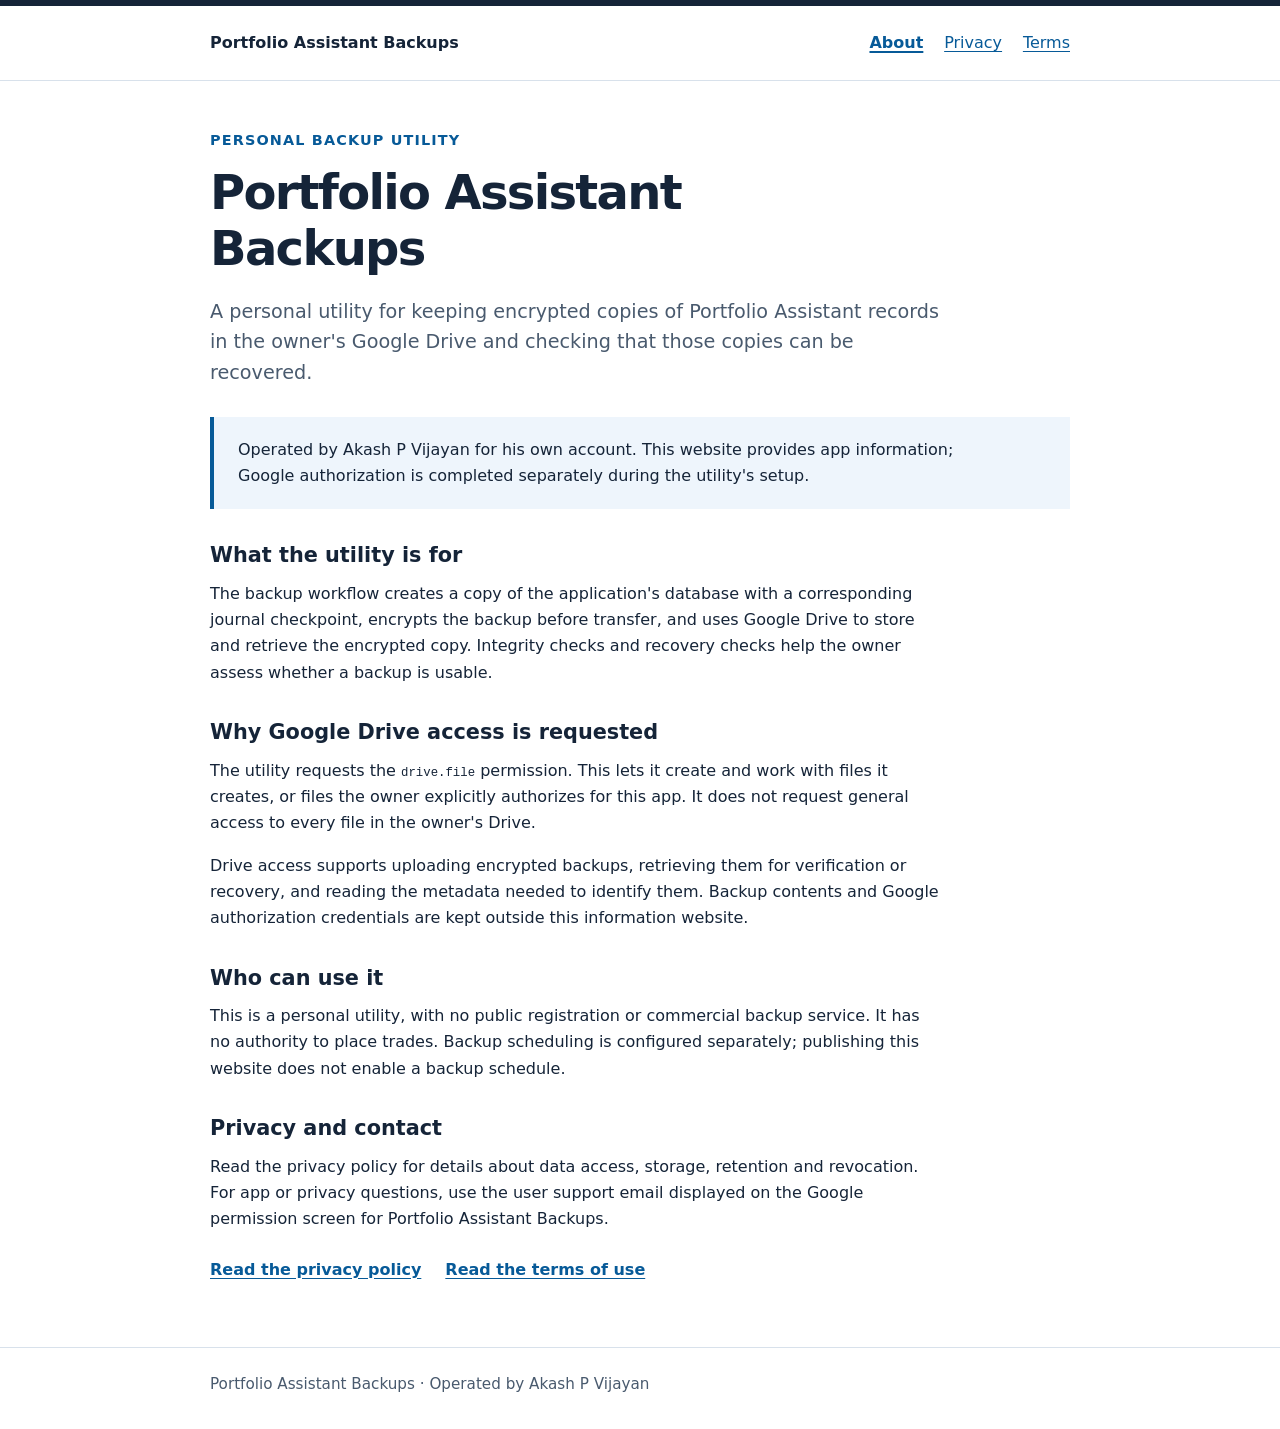
<file: index.html>
<!doctype html>
<html lang="en">
<head>
  <meta charset="utf-8">
  <meta name="viewport" content="width=device-width,initial-scale=1">
  <title>Portfolio Assistant Backups</title>
  <meta name="description" content="Information about Portfolio Assistant Backups, a personal utility for storing and restoring encrypted backups in the owner's Google Drive.">
  <link rel="stylesheet" href="style.css">
  <link rel="icon" type="image/svg+xml" href="data:image/svg+xml,%3Csvg xmlns='http://www.w3.org/2000/svg' viewBox='0 0 32 32'%3E%3Crect width='32' height='32' rx='6' fill='%23152438'/%3E%3Ctext x='16' y='22' text-anchor='middle' font-family='sans-serif' font-size='20' font-weight='700' fill='white'%3EP%3C/text%3E%3C/svg%3E">
</head>
<body>
  <a class="skip" href="#main">Skip to content</a>
  <header class="masthead"><div class="wrap"><a class="brand" href="index.html">Portfolio Assistant Backups</a><nav aria-label="Main navigation"><a href="index.html" aria-current="page">About</a><a href="privacy.html">Privacy</a><a href="terms.html">Terms</a></nav></div></header>
  <main id="main" class="wrap">
    <p class="eyebrow">Personal backup utility</p>
    <h1>Portfolio Assistant Backups</h1>
    <p class="lead">A personal utility for keeping encrypted copies of Portfolio Assistant records in the owner's Google Drive and checking that those copies can be recovered.</p>
    <div class="note"><p>Operated by Akash P Vijayan for his own account. This website provides app information; Google authorization is completed separately during the utility's setup.</p></div>
    <h2>What the utility is for</h2>
    <p>The backup workflow creates a copy of the application's database with a corresponding journal checkpoint, encrypts the backup before transfer, and uses Google Drive to store and retrieve the encrypted copy. Integrity checks and recovery checks help the owner assess whether a backup is usable.</p>
    <h2>Why Google Drive access is requested</h2>
    <p>The utility requests the <code>drive.file</code> permission. This lets it create and work with files it creates, or files the owner explicitly authorizes for this app. It does not request general access to every file in the owner's Drive.</p>
    <p>Drive access supports uploading encrypted backups, retrieving them for verification or recovery, and reading the metadata needed to identify them. Backup contents and Google authorization credentials are kept outside this information website.</p>
    <h2>Who can use it</h2>
    <p>This is a personal utility, with no public registration or commercial backup service. It has no authority to place trades. Backup scheduling is configured separately; publishing this website does not enable a backup schedule.</p>
    <h2>Privacy and contact</h2>
    <p>Read the privacy policy for details about data access, storage, retention and revocation. For app or privacy questions, use the user support email displayed on the Google permission screen for Portfolio Assistant Backups.</p>
    <div class="policy-links"><a href="privacy.html">Read the privacy policy</a><a href="terms.html">Read the terms of use</a></div>
  </main>
  <footer><div class="wrap"><p>Portfolio Assistant Backups · Operated by Akash P Vijayan</p></div></footer>
</body>
</html>
</file>
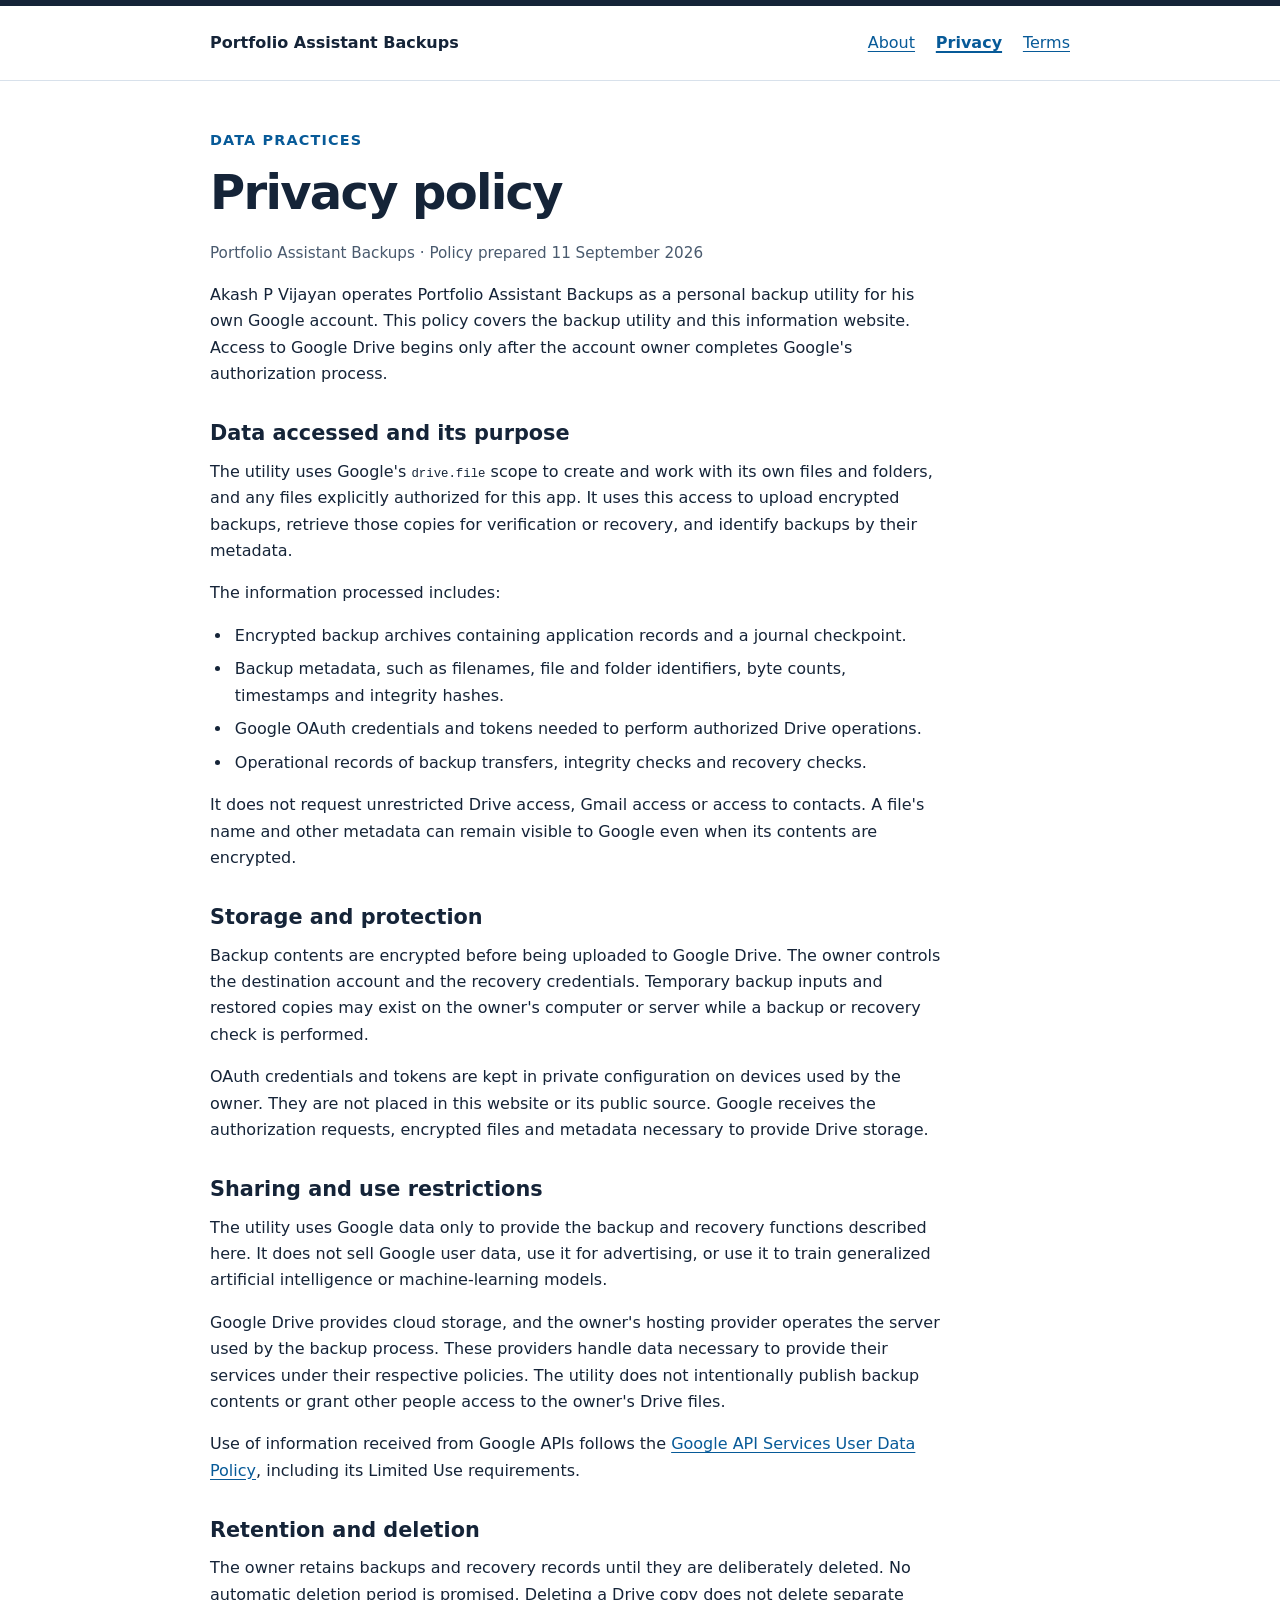
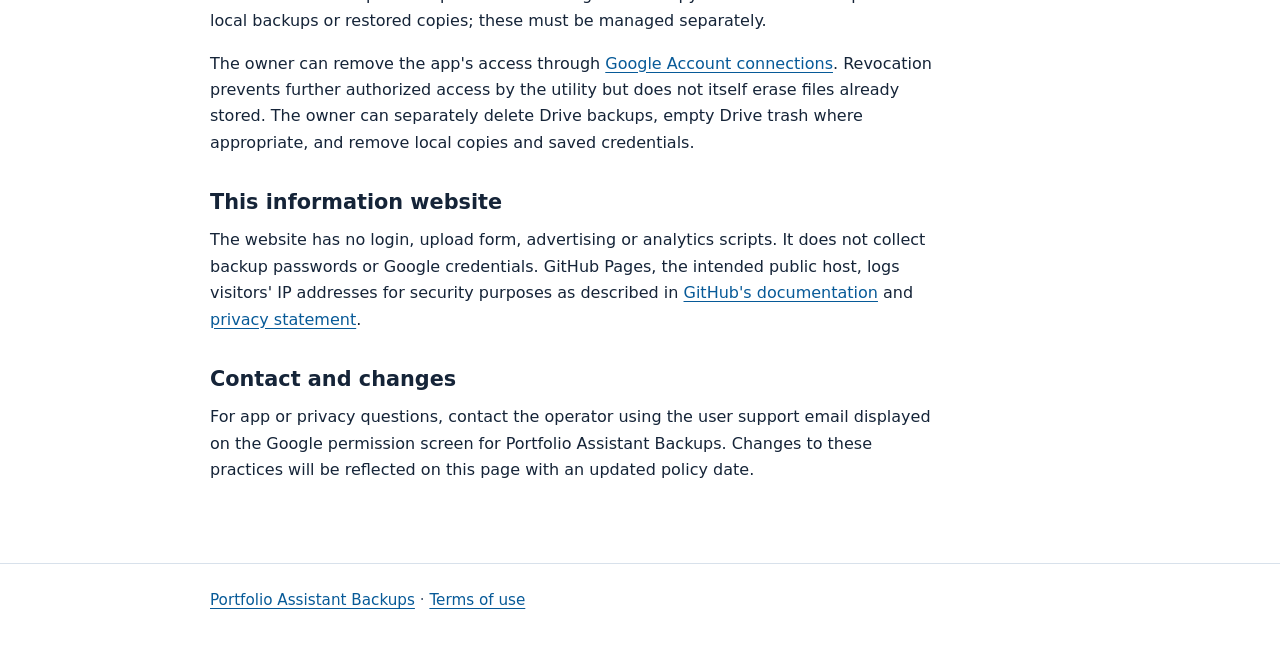
<file: privacy.html>
<!doctype html>
<html lang="en">
<head>
  <meta charset="utf-8">
  <meta name="viewport" content="width=device-width,initial-scale=1">
  <title>Privacy policy · Portfolio Assistant Backups</title>
  <meta name="description" content="How Portfolio Assistant Backups accesses, uses, stores and protects Google Drive data and authorization credentials.">
  <link rel="stylesheet" href="style.css">
  <link rel="icon" type="image/svg+xml" href="data:image/svg+xml,%3Csvg xmlns='http://www.w3.org/2000/svg' viewBox='0 0 32 32'%3E%3Crect width='32' height='32' rx='6' fill='%23152438'/%3E%3Ctext x='16' y='22' text-anchor='middle' font-family='sans-serif' font-size='20' font-weight='700' fill='white'%3EP%3C/text%3E%3C/svg%3E">
</head>
<body>
  <a class="skip" href="#main">Skip to content</a>
  <header class="masthead"><div class="wrap"><a class="brand" href="index.html">Portfolio Assistant Backups</a><nav aria-label="Main navigation"><a href="index.html">About</a><a href="privacy.html" aria-current="page">Privacy</a><a href="terms.html">Terms</a></nav></div></header>
  <main id="main" class="wrap">
    <p class="eyebrow">Data practices</p>
    <h1>Privacy policy</h1>
    <p class="meta">Portfolio Assistant Backups · Policy prepared 11 September 2026</p>
    <p>Akash P Vijayan operates Portfolio Assistant Backups as a personal backup utility for his own Google account. This policy covers the backup utility and this information website. Access to Google Drive begins only after the account owner completes Google's authorization process.</p>
    <h2>Data accessed and its purpose</h2>
    <p>The utility uses Google's <code>drive.file</code> scope to create and work with its own files and folders, and any files explicitly authorized for this app. It uses this access to upload encrypted backups, retrieve those copies for verification or recovery, and identify backups by their metadata.</p>
    <p>The information processed includes:</p>
    <ul><li>Encrypted backup archives containing application records and a journal checkpoint.</li><li>Backup metadata, such as filenames, file and folder identifiers, byte counts, timestamps and integrity hashes.</li><li>Google OAuth credentials and tokens needed to perform authorized Drive operations.</li><li>Operational records of backup transfers, integrity checks and recovery checks.</li></ul>
    <p>It does not request unrestricted Drive access, Gmail access or access to contacts. A file's name and other metadata can remain visible to Google even when its contents are encrypted.</p>
    <h2>Storage and protection</h2>
    <p>Backup contents are encrypted before being uploaded to Google Drive. The owner controls the destination account and the recovery credentials. Temporary backup inputs and restored copies may exist on the owner's computer or server while a backup or recovery check is performed.</p>
    <p>OAuth credentials and tokens are kept in private configuration on devices used by the owner. They are not placed in this website or its public source. Google receives the authorization requests, encrypted files and metadata necessary to provide Drive storage.</p>
    <h2>Sharing and use restrictions</h2>
    <p>The utility uses Google data only to provide the backup and recovery functions described here. It does not sell Google user data, use it for advertising, or use it to train generalized artificial intelligence or machine-learning models.</p>
    <p>Google Drive provides cloud storage, and the owner's hosting provider operates the server used by the backup process. These providers handle data necessary to provide their services under their respective policies. The utility does not intentionally publish backup contents or grant other people access to the owner's Drive files.</p>
    <p>Use of information received from Google APIs follows the <a href="https://developers.google.com/terms/api-services-user-data-policy">Google API Services User Data Policy</a>, including its Limited Use requirements.</p>
    <h2>Retention and deletion</h2>
    <p>The owner retains backups and recovery records until they are deliberately deleted. No automatic deletion period is promised. Deleting a Drive copy does not delete separate local backups or restored copies; these must be managed separately.</p>
    <p>The owner can remove the app's access through <a href="https://myaccount.google.com/connections">Google Account connections</a>. Revocation prevents further authorized access by the utility but does not itself erase files already stored. The owner can separately delete Drive backups, empty Drive trash where appropriate, and remove local copies and saved credentials.</p>
    <h2>This information website</h2>
    <p>The website has no login, upload form, advertising or analytics scripts. It does not collect backup passwords or Google credentials. GitHub Pages, the intended public host, logs visitors' IP addresses for security purposes as described in <a href="https://docs.github.com/en/pages/getting-started-with-github-pages/what-is-github-pages#data-collection">GitHub's documentation</a> and <a href="https://docs.github.com/en/site-policy/privacy-policies/github-general-privacy-statement">privacy statement</a>.</p>
    <h2>Contact and changes</h2>
    <p>For app or privacy questions, contact the operator using the user support email displayed on the Google permission screen for Portfolio Assistant Backups. Changes to these practices will be reflected on this page with an updated policy date.</p>
  </main>
  <footer><div class="wrap"><p><a href="index.html">Portfolio Assistant Backups</a> · <a href="terms.html">Terms of use</a></p></div></footer>
</body>
</html>
</file>
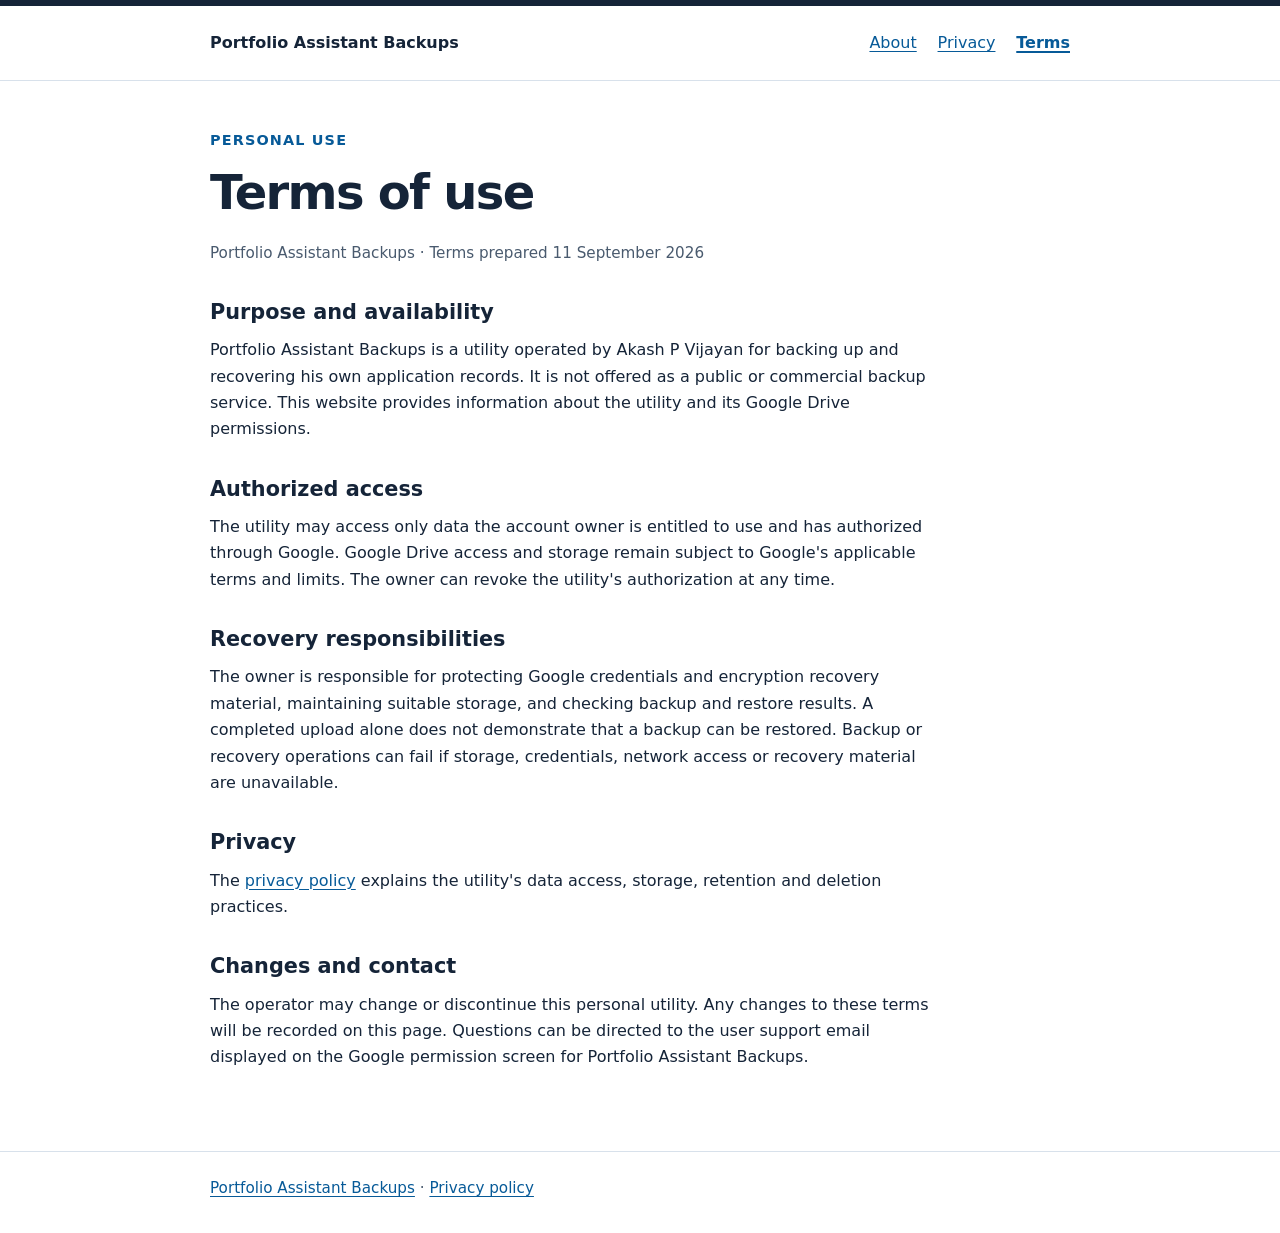
<file: terms.html>
<!doctype html>
<html lang="en">
<head>
  <meta charset="utf-8">
  <meta name="viewport" content="width=device-width,initial-scale=1">
  <title>Terms of use · Portfolio Assistant Backups</title>
  <meta name="description" content="Personal-use terms for the Portfolio Assistant Backups utility and its information website.">
  <link rel="stylesheet" href="style.css">
  <link rel="icon" type="image/svg+xml" href="data:image/svg+xml,%3Csvg xmlns='http://www.w3.org/2000/svg' viewBox='0 0 32 32'%3E%3Crect width='32' height='32' rx='6' fill='%23152438'/%3E%3Ctext x='16' y='22' text-anchor='middle' font-family='sans-serif' font-size='20' font-weight='700' fill='white'%3EP%3C/text%3E%3C/svg%3E">
</head>
<body>
  <a class="skip" href="#main">Skip to content</a>
  <header class="masthead"><div class="wrap"><a class="brand" href="index.html">Portfolio Assistant Backups</a><nav aria-label="Main navigation"><a href="index.html">About</a><a href="privacy.html">Privacy</a><a href="terms.html" aria-current="page">Terms</a></nav></div></header>
  <main id="main" class="wrap">
    <p class="eyebrow">Personal use</p>
    <h1>Terms of use</h1>
    <p class="meta">Portfolio Assistant Backups · Terms prepared 11 September 2026</p>
    <h2>Purpose and availability</h2>
    <p>Portfolio Assistant Backups is a utility operated by Akash P Vijayan for backing up and recovering his own application records. It is not offered as a public or commercial backup service. This website provides information about the utility and its Google Drive permissions.</p>
    <h2>Authorized access</h2>
    <p>The utility may access only data the account owner is entitled to use and has authorized through Google. Google Drive access and storage remain subject to Google's applicable terms and limits. The owner can revoke the utility's authorization at any time.</p>
    <h2>Recovery responsibilities</h2>
    <p>The owner is responsible for protecting Google credentials and encryption recovery material, maintaining suitable storage, and checking backup and restore results. A completed upload alone does not demonstrate that a backup can be restored. Backup or recovery operations can fail if storage, credentials, network access or recovery material are unavailable.</p>
    <h2>Privacy</h2>
    <p>The <a href="privacy.html">privacy policy</a> explains the utility's data access, storage, retention and deletion practices.</p>
    <h2>Changes and contact</h2>
    <p>The operator may change or discontinue this personal utility. Any changes to these terms will be recorded on this page. Questions can be directed to the user support email displayed on the Google permission screen for Portfolio Assistant Backups.</p>
  </main>
  <footer><div class="wrap"><p><a href="index.html">Portfolio Assistant Backups</a> · <a href="privacy.html">Privacy policy</a></p></div></footer>
</body>
</html>
</file>
<file: style.css>
:root{color-scheme:light;--ink:#152438;--muted:#495a6e;--accent:#075a98;--line:#d8e1eb;--surface:#eef5fc;font:100%/1.65 system-ui,-apple-system,BlinkMacSystemFont,"Segoe UI",sans-serif}
*{box-sizing:border-box}body{margin:0;background:#fff;color:var(--ink)}a{color:var(--accent);text-underline-offset:.2em}a:hover{text-decoration-thickness:2px}a:focus-visible{outline:3px solid #ec9f16;outline-offset:5px;border-radius:2px}.skip{position:absolute;top:-100px;left:1rem;padding:.5rem;background:#fff;z-index:2}.skip:focus{top:.5rem}.wrap{width:min(100% - 3rem,860px);margin-inline:auto}.masthead{border-top:6px solid var(--ink);border-bottom:1px solid var(--line)}.masthead .wrap{display:flex;justify-content:space-between;gap:1.5rem;align-items:center;padding-block:1.5rem}.brand{font-weight:750;color:var(--ink);text-decoration:none;line-height:1.3;max-width:250px}nav{display:flex;gap:1.3rem;flex-wrap:wrap}nav a{font-size:1rem}nav [aria-current=page]{font-weight:750;text-decoration-thickness:2px}main{padding-block:3rem 4rem}.eyebrow{color:var(--accent);font-size:.9rem;font-weight:700;letter-spacing:.08em;text-transform:uppercase;margin:0 0 .75rem}h1{font-size:clamp(2rem,5vw,3rem);line-height:1.16;letter-spacing:-.035em;margin:0 0 1.25rem;max-width:20ch}h2{font-size:1.3rem;line-height:1.35;margin:2rem 0 .65rem}p,ul,ol{max-width:72ch}p{margin:.7rem 0 1rem}.lead{font-size:1.2rem;line-height:1.6;color:var(--muted);max-width:61ch}.note{padding:1.25rem 1.5rem;background:var(--surface);border-left:4px solid var(--accent);margin-block:1.75rem}.note p{margin:0}ul,ol{padding-left:1.4rem}li{padding-left:.15rem;margin-block:.45rem}.meta,footer{color:var(--muted);font-size:.95rem}footer{border-top:1px solid var(--line);padding-block:1.5rem 2rem}footer p{margin:0}code{font-size:.95em;overflow-wrap:anywhere}.policy-links{display:flex;flex-wrap:wrap;gap:.75rem 1.5rem;margin-top:1.5rem}.policy-links a{font-weight:650}@media(max-width:570px){.wrap{width:min(100% - 2rem,860px)}.masthead .wrap{align-items:flex-start;flex-direction:column;gap:1rem;padding-block:1.1rem}main{padding-block:2rem 3rem}.note{padding:1rem}nav{gap:1rem}}@media print{.skip{display:none}.masthead,footer{border-color:#777}main{padding-block:1rem}a{color:inherit}}
</file>
